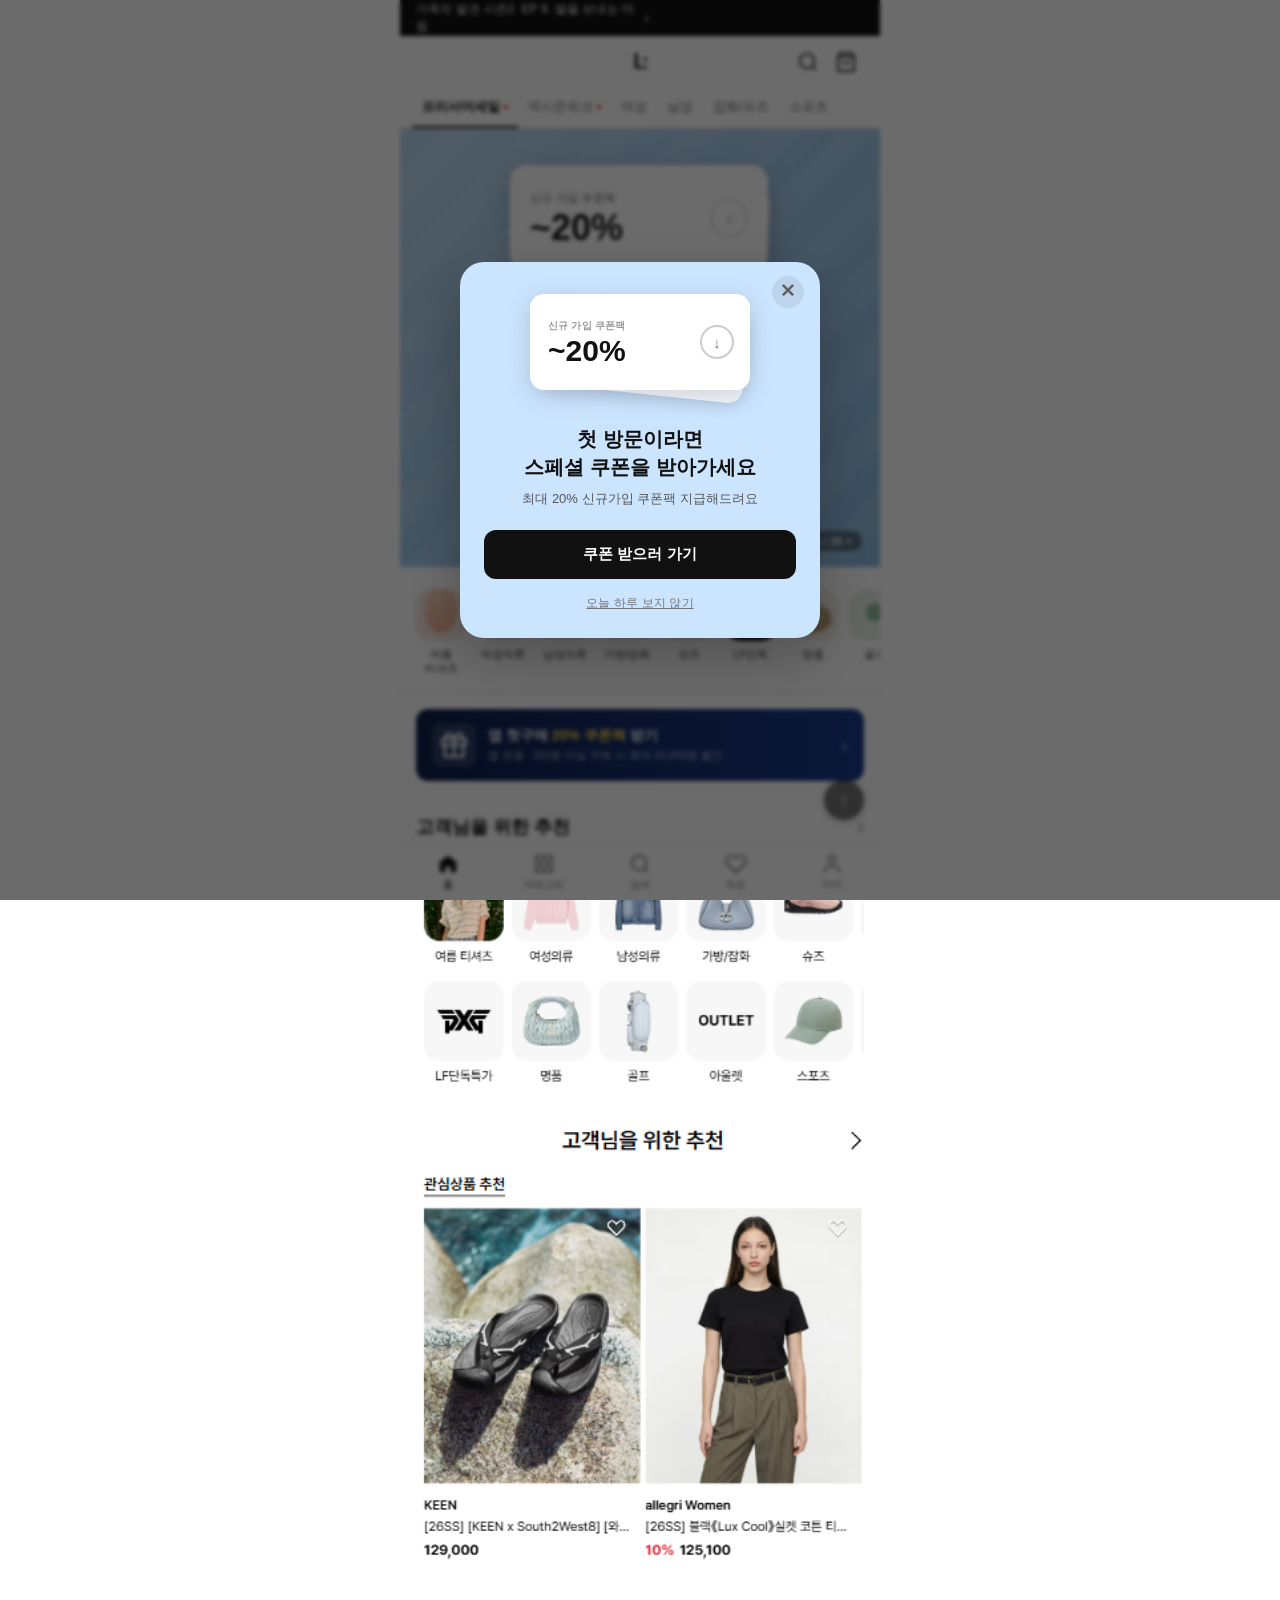
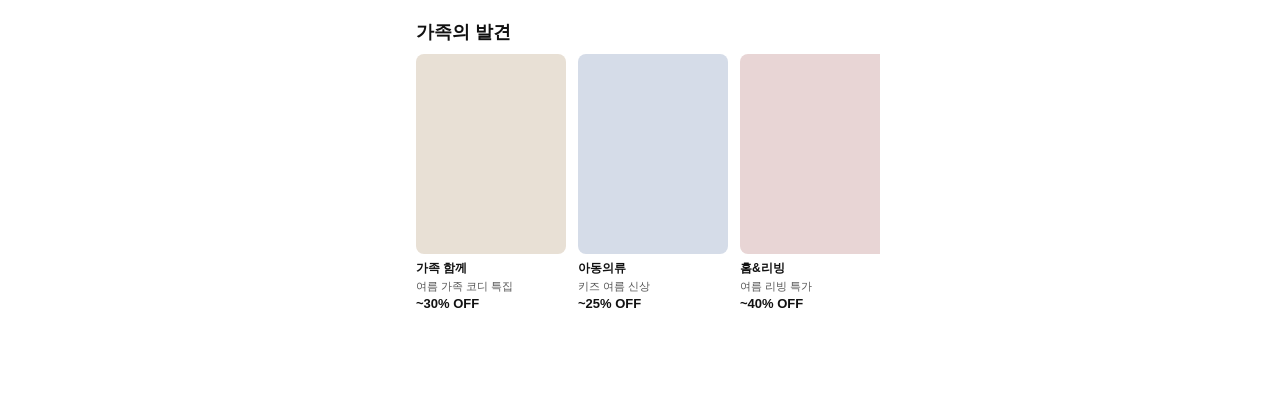
<file: index.html>
<!DOCTYPE html>
<html lang="ko">
<head>
  <meta charset="UTF-8" />
  <meta name="viewport" content="width=device-width, initial-scale=1.0, maximum-scale=1.0" />
  <title>LF몰 - 패션·라이프스타일</title>
  <link rel="stylesheet" href="css/style.css" />
  <link rel="stylesheet" href="css/home.css" />
</head>
<body>

  <!-- ============================================================
       FIRST-VISIT POPUP BANNER (W컨셉 스타일)
  ============================================================ -->
  <div id="first-visit-overlay" class="first-visit-overlay">
    <div class="first-visit-card">
      <button class="fv-close" id="fv-close-btn">✕</button>
      <div class="fv-body">
        <div class="fv-coupon-visual">
          <div class="fv-coupon-stack">
            <div class="fv-coupon-back"></div>
            <div class="fv-coupon-front">
              <span class="fv-coupon-label">신규 가입 쿠폰팩</span>
              <span class="fv-coupon-rate">~20%</span>
              <span class="fv-coupon-download">↓</span>
            </div>
          </div>
        </div>
        <h2 class="fv-title">첫 방문이라면<br>스페셜 쿠폰을 받아가세요</h2>
        <p class="fv-subtitle">최대 20% 신규가입 쿠폰팩 지급해드려요</p>
        <a href="coupon.html" class="fv-cta-btn">쿠폰 받으러 가기</a>
        <button class="fv-skip" id="fv-skip-btn">오늘 하루 보지 않기</button>
      </div>
    </div>
  </div>

  <!-- ============================================================
       ANNOUNCEMENT BAR
  ============================================================ -->
  <div class="announce-bar">
    <span>가족의 발견 시즌2&nbsp;&nbsp;EP 9. 딸을 보내는 마음</span>
    <span class="anno-arrow">›</span>
  </div>

  <!-- ============================================================
       HEADER
  ============================================================ -->
  <header class="header">
    <div class="header-top">
      <div class="header-left"></div>
      <a href="index.html" class="logo">l.:</a>
      <div class="header-icons">
        <button class="icon-btn" aria-label="검색">
          <svg width="22" height="22" fill="none" stroke="#111" stroke-width="1.8" viewBox="0 0 24 24"><circle cx="11" cy="11" r="8"/><line x1="21" y1="21" x2="16.65" y2="16.65"/></svg>
        </button>
        <button class="icon-btn" aria-label="장바구니">
          <svg width="22" height="22" fill="none" stroke="#111" stroke-width="1.8" viewBox="0 0 24 24"><path d="M6 2 3 6v14a2 2 0 002 2h14a2 2 0 002-2V6l-3-4z"/><line x1="3" y1="6" x2="21" y2="6"/><path d="M16 10a4 4 0 01-8 0"/></svg>
        </button>
      </div>
    </div>
    <nav class="gnb">
      <ul>
        <li class="active"><a href="#">프리서머세일<span class="dot-red"></span></a></li>
        <li><a href="#">역시즌위크<span class="dot-red"></span></a></li>
        <li><a href="#">여성</a></li>
        <li><a href="#">남성</a></li>
        <li><a href="#">잡화/슈즈</a></li>
        <li><a href="#">스포츠</a></li>
      </ul>
    </nav>
  </header>

  <!-- ============================================================
       MAIN
  ============================================================ -->
  <main>

    <!-- HERO BANNER -->
    <section class="hero-banner-section">
      <a href="coupon.html" class="hero-banner-link">
        <div class="hero-banner">
          <div class="hero-banner-bg"></div>
          <div class="hero-banner-content">
            <div class="hero-coupon-visual">
              <div class="hero-coupon-stack">
                <div class="hero-coupon-back"></div>
                <div class="hero-coupon-front">
                  <span class="hero-coupon-label">신규 가입 쿠폰팩</span>
                  <span class="hero-coupon-rate">~20%</span>
                  <span class="hero-coupon-dl">↓</span>
                </div>
              </div>
            </div>
            <div class="hero-text-block">
              <p class="hero-eyebrow">앱 첫 구매 혜택</p>
              <h1 class="hero-title">첫 방문이라면<br><em>~20% 신규가입</em><br>쿠폰팩 받아가세요!</h1>
              <p class="hero-desc">앱 전용 · 앱 푸시 동의 시 최대 20% 할인</p>
              <span class="hero-cta">쿠폰 받기 →</span>
            </div>
          </div>
          <div class="hero-banner-pager">1 / 26 +</div>
        </div>
      </a>
    </section>

    <!-- CATEGORY ICONS -->
    <section class="category-section">
      <div class="category-scroll">
        <div class="cat-item">
          <div class="cat-icon cat-tshirt">
            <div class="cat-photo cat-photo--tshirt"></div>
          </div>
          <span>여름<br>티셔츠</span>
        </div>
        <div class="cat-item">
          <div class="cat-icon cat-women">
            <div class="cat-photo cat-photo--women"></div>
          </div>
          <span>여성의류</span>
        </div>
        <div class="cat-item">
          <div class="cat-icon cat-men">
            <div class="cat-photo cat-photo--men"></div>
          </div>
          <span>남성의류</span>
        </div>
        <div class="cat-item">
          <div class="cat-icon cat-bag">
            <div class="cat-photo cat-photo--bag"></div>
          </div>
          <span>가방/잡화</span>
        </div>
        <div class="cat-item">
          <div class="cat-icon cat-shoes">
            <div class="cat-photo cat-photo--shoes"></div>
          </div>
          <span>슈즈</span>
        </div>
        <div class="cat-item">
          <div class="cat-icon cat-lf"></div>
          <span>LF단독</span>
        </div>
        <div class="cat-item">
          <div class="cat-icon cat-luxury">
            <div class="cat-photo cat-photo--luxury"></div>
          </div>
          <span>명품</span>
        </div>
        <div class="cat-item">
          <div class="cat-icon cat-golf">
            <div class="cat-photo cat-photo--golf"></div>
          </div>
          <span>골프</span>
        </div>
        <div class="cat-item">
          <div class="cat-icon cat-outlet"></div>
          <span>아울렛</span>
        </div>
        <div class="cat-item">
          <div class="cat-icon cat-sports">
            <div class="cat-photo cat-photo--sports"></div>
          </div>
          <span>스포츠</span>
        </div>
      </div>
    </section>

    <!-- FIRST PURCHASE PROMO BANNER -->
    <section class="promo-banner">
      <a href="coupon.html" class="promo-banner-inner">
        <div class="promo-icon">
          <svg width="28" height="28" fill="none" stroke="#fff" stroke-width="2" viewBox="0 0 24 24"><path d="M20 12v10H4V12"/><path d="M22 7H2v5h20V7z"/><path d="M12 22V7"/><path d="M12 7H7.5a2.5 2.5 0 010-5C11 2 12 7 12 7z"/><path d="M12 7h4.5a2.5 2.5 0 000-5C13 2 12 7 12 7z"/></svg>
        </div>
        <div class="promo-text">
          <p class="promo-title">앱 첫구매 <strong>20% 쿠폰팩</strong> 받기</p>
          <p class="promo-sub">앱 전용 · 3만원 이상 구매 시 최대 15,000원 할인</p>
        </div>
        <span class="promo-arrow">›</span>
      </a>
    </section>

    <!-- PERSONALIZED RECOMMENDATION -->
    <section class="recommendation-section">
      <div class="section-header">
        <h2 class="section-title">고객님을 위한 추천</h2>
        <a href="#" class="section-more">›</a>
      </div>

      <div class="rec-static-img-wrap">
        <img src="images/rec-products.png" alt="관심상품 및 연관상품 추천" class="rec-static-img" />
      </div>
    </section>

    <!-- 가족의 발견 SECTION -->
    <section class="family-section">
      <div class="section-header">
        <h2 class="section-title">가족의 발견</h2>
      </div>
      <div class="product-scroll">
        <div class="product-card">
          <div class="product-img" style="background:#e8e0d5; height:200px;"></div>
          <p class="product-brand">가족 함께</p>
          <p class="product-name">여름 가족 코디 특집</p>
          <p class="product-price">~30% OFF</p>
        </div>
        <div class="product-card">
          <div class="product-img" style="background:#d5dce8; height:200px;"></div>
          <p class="product-brand">아동의류</p>
          <p class="product-name">키즈 여름 신상</p>
          <p class="product-price">~25% OFF</p>
        </div>
        <div class="product-card">
          <div class="product-img" style="background:#e8d5d5; height:200px;"></div>
          <p class="product-brand">홈&amp;리빙</p>
          <p class="product-name">여름 리빙 특가</p>
          <p class="product-price">~40% OFF</p>
        </div>
      </div>
    </section>

    <button class="scroll-top-btn" id="scrollTopBtn" onclick="window.scrollTo({top:0,behavior:'smooth'})">↑</button>

  </main>

  <!-- BOTTOM NAV -->
  <nav class="bottom-nav">
    <a href="index.html" class="bnav-item active">
      <svg width="22" height="22" fill="#111" viewBox="0 0 24 24"><path d="M3 9.5L12 3l9 6.5V21H15v-6H9v6H3z"/></svg>
      <span>홈</span>
    </a>
    <a href="#" class="bnav-item">
      <svg width="22" height="22" fill="none" stroke="#666" stroke-width="1.6" viewBox="0 0 24 24"><rect x="3" y="3" width="7" height="7"/><rect x="14" y="3" width="7" height="7"/><rect x="3" y="14" width="7" height="7"/><rect x="14" y="14" width="7" height="7"/></svg>
      <span>카테고리</span>
    </a>
    <a href="#" class="bnav-item">
      <svg width="22" height="22" fill="none" stroke="#666" stroke-width="1.8" viewBox="0 0 24 24"><circle cx="11" cy="11" r="8"/><line x1="21" y1="21" x2="16.65" y2="16.65"/></svg>
      <span>검색</span>
    </a>
    <a href="#" class="bnav-item">
      <svg width="22" height="22" fill="none" stroke="#666" stroke-width="1.8" viewBox="0 0 24 24"><path d="M20.84 4.61a5.5 5.5 0 00-7.78 0L12 5.67l-1.06-1.06a5.5 5.5 0 00-7.78 7.78l1.06 1.06L12 21.23l7.78-7.78 1.06-1.06a5.5 5.5 0 000-7.78z"/></svg>
      <span>하트</span>
    </a>
    <a href="#" class="bnav-item">
      <svg width="22" height="22" fill="none" stroke="#666" stroke-width="1.8" viewBox="0 0 24 24"><path d="M20 21v-2a4 4 0 00-4-4H8a4 4 0 00-4 4v2"/><circle cx="12" cy="7" r="4"/></svg>
      <span>마이</span>
    </a>
  </nav>

  <script src="js/main.js"></script>
</body>
</html>
</file>
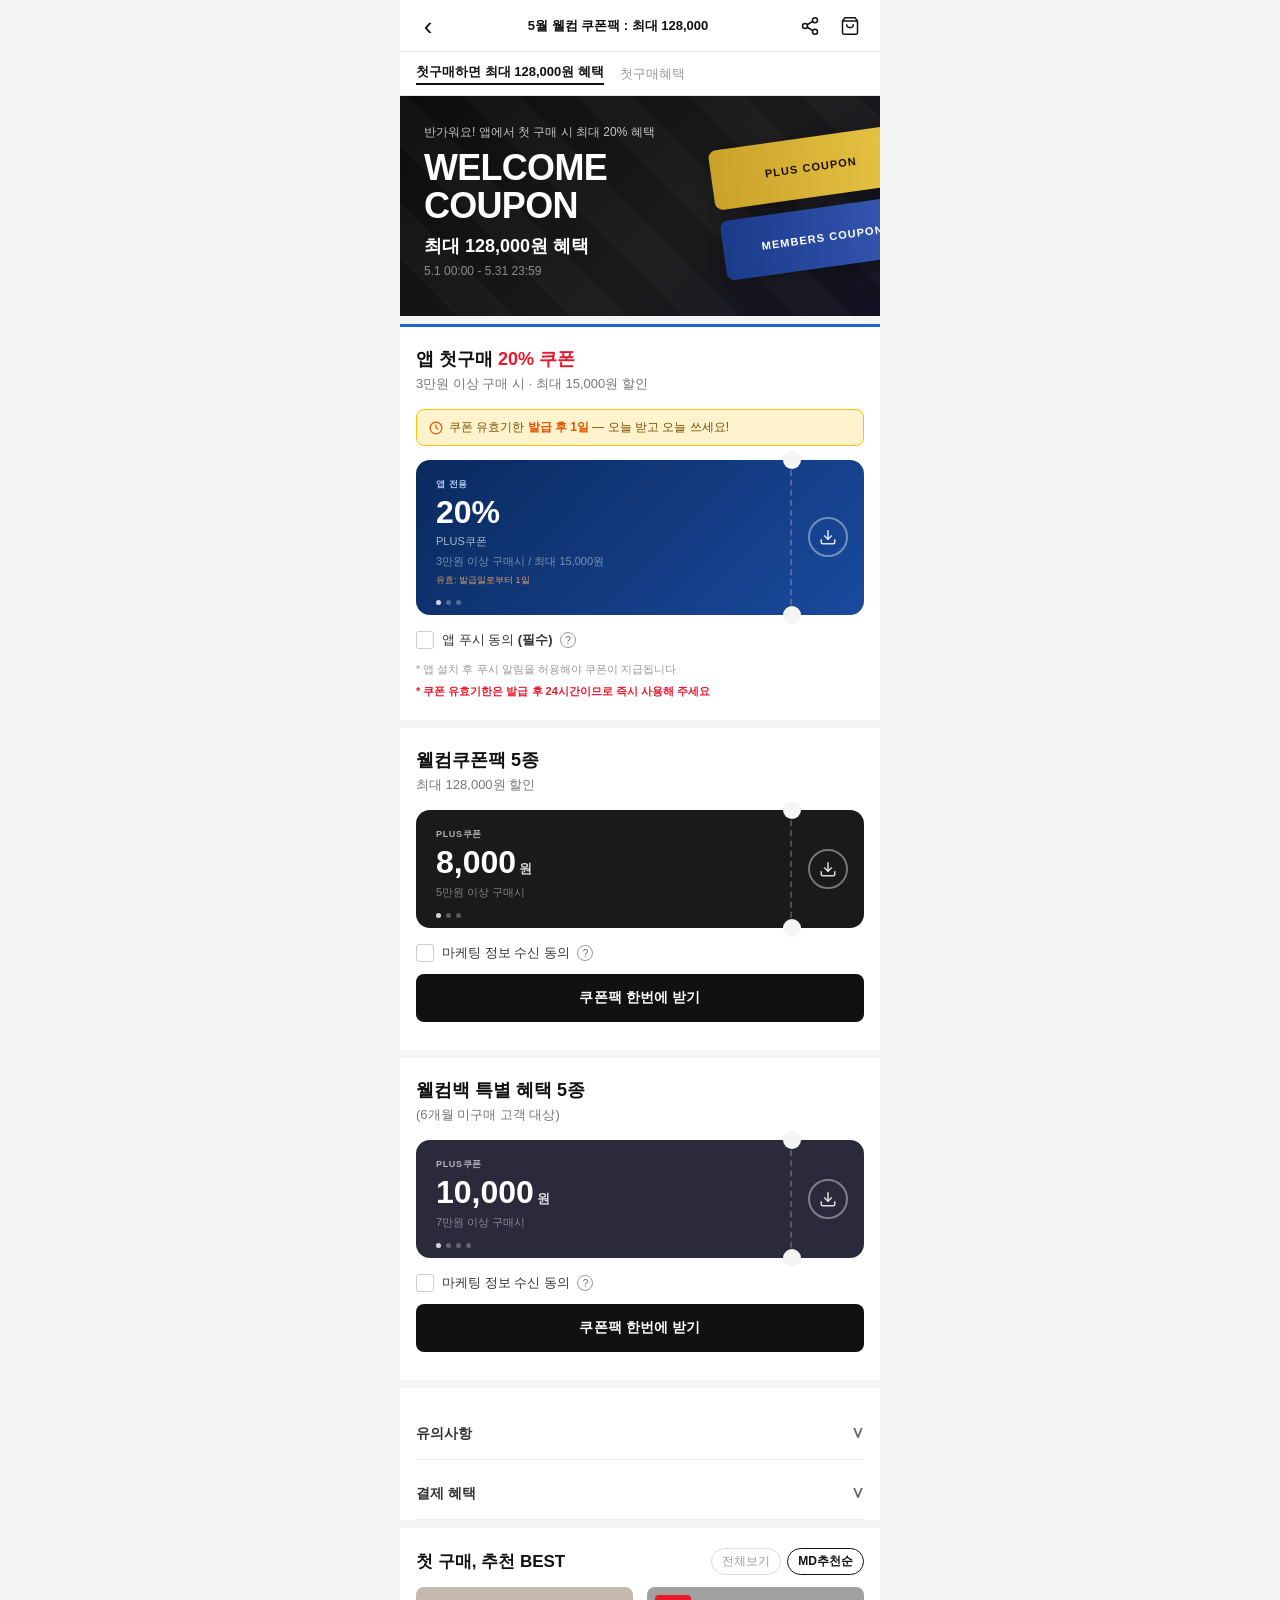
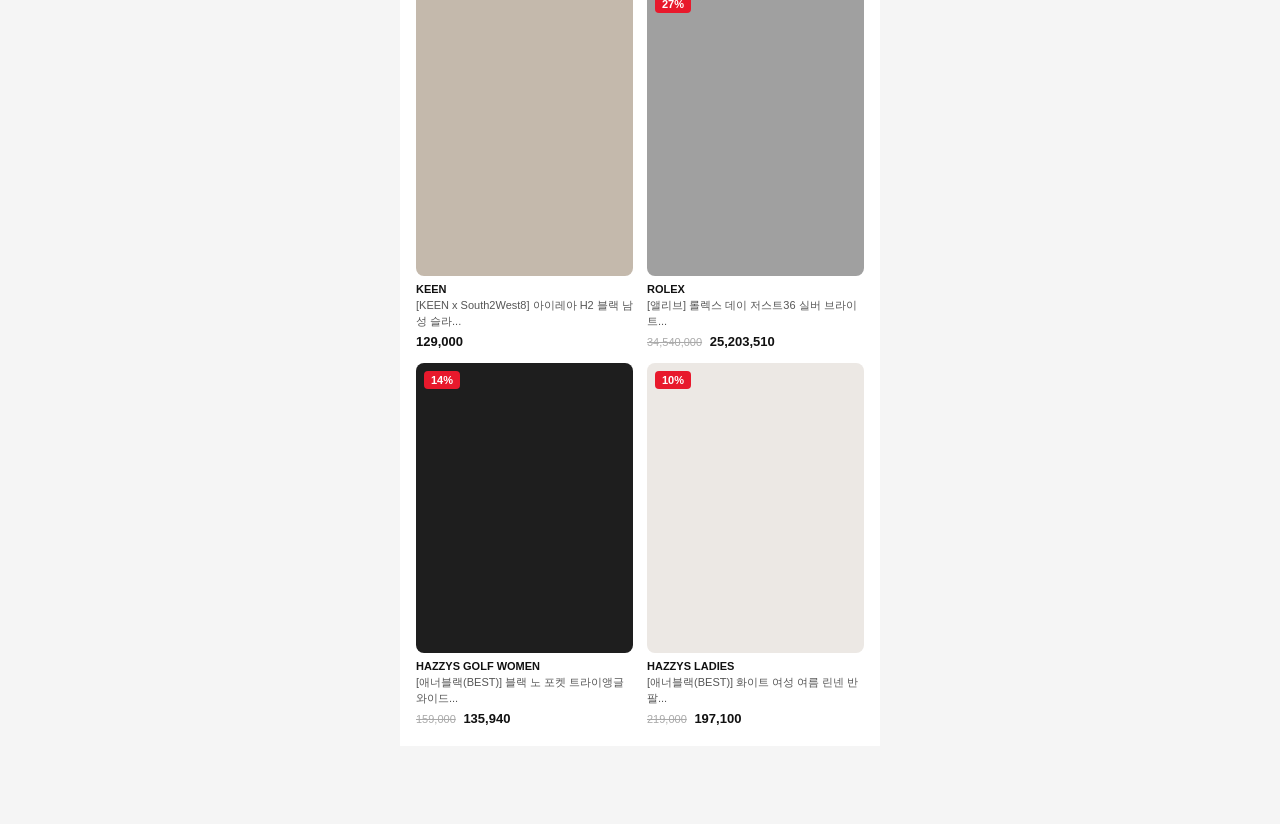
<file: coupon.html>
<!DOCTYPE html>
<html lang="ko">
<head>
  <meta charset="UTF-8" />
  <meta name="viewport" content="width=device-width, initial-scale=1.0, maximum-scale=1.0" />
  <title>LF몰 - 앱 첫구매 20% 쿠폰팩</title>
  <link rel="stylesheet" href="css/style.css" />
  <link rel="stylesheet" href="css/coupon.css" />
</head>
<body class="coupon-page">

  <!-- ============================================================
       HEADER
  ============================================================ -->
  <header class="coupon-header">
    <a href="index.html" class="back-btn">‹</a>
    <h1 class="coupon-header-title">5월 웰컴 쿠폰팩 : 최대 128,000</h1>
    <div class="coupon-header-icons">
      <button class="icon-btn" aria-label="공유">
        <svg width="20" height="20" fill="none" stroke="#111" stroke-width="1.8" viewBox="0 0 24 24"><circle cx="18" cy="5" r="3"/><circle cx="6" cy="12" r="3"/><circle cx="18" cy="19" r="3"/><line x1="8.59" y1="13.51" x2="15.42" y2="17.49"/><line x1="15.41" y1="6.51" x2="8.59" y2="10.49"/></svg>
      </button>
      <button class="icon-btn" aria-label="장바구니">
        <svg width="20" height="20" fill="none" stroke="#111" stroke-width="1.8" viewBox="0 0 24 24"><path d="M6 2 3 6v14a2 2 0 002 2h14a2 2 0 002-2V6l-3-4z"/><line x1="3" y1="6" x2="21" y2="6"/><path d="M16 10a4 4 0 01-8 0"/></svg>
      </button>
    </div>
  </header>

  <!-- TAB BAR -->
  <div class="coupon-tab-bar">
    <span class="ctab active">첫구매하면 최대 128,000원 혜택</span>
    <a href="#" class="ctab-link">첫구매혜택</a>
  </div>

  <main class="coupon-main">

    <!-- ============================================================
         WELCOME COUPON HERO BANNER
    ============================================================ -->
    <section class="coupon-hero">
      <div class="coupon-hero-inner">
        <div class="coupon-hero-bg">
          <div class="coupon-ticket-deco">
            <div class="ticket t1"><span>PLUS COUPON</span></div>
            <div class="ticket t2"><span>MEMBERS COUPON</span></div>
          </div>
        </div>
        <div class="coupon-hero-content">
          <p class="coupon-hero-eyebrow">반가워요! 앱에서 첫 구매 시 최대 20% 혜택</p>
          <h2 class="coupon-hero-title">WELCOME<br>COUPON</h2>
          <p class="coupon-hero-sub">최대 128,000원 혜택</p>
          <p class="coupon-hero-date">5.1 00:00 - 5.31 23:59</p>
        </div>
      </div>
    </section>

    <!-- ============================================================
         앱 전용 20% 쿠폰
    ============================================================ -->
    <section class="coupon-block app-exclusive-block">
<h2 class="coupon-block-title">앱 첫구매 <span class="red">20% 쿠폰</span></h2>
      <p class="coupon-block-subtitle">3만원 이상 구매 시 · 최대 15,000원 할인</p>

      <!-- 유효기한 1일 강조 배지 -->
      <div class="validity-badge">
        <svg width="14" height="14" fill="none" stroke="currentColor" stroke-width="2" viewBox="0 0 24 24"><circle cx="12" cy="12" r="10"/><polyline points="12 6 12 12 16 14"/></svg>
        <span>쿠폰 유효기한 <strong>발급 후 1일</strong> — 오늘 받고 오늘 쓰세요!</span>
      </div>

      <div class="coupon-card-wrap">
        <div class="coupon-card coupon-card--app">
          <div class="coupon-card-left">
            <span class="cc-tag cc-tag--app">앱 전용</span>
            <div class="cc-amount-row">
              <span class="cc-amount">20%</span>
            </div>
            <span class="cc-type">PLUS쿠폰</span>
            <span class="cc-cond">3만원 이상 구매시 / 최대 15,000원</span>
            <span class="cc-expire">유효: 발급일로부터 1일</span>
          </div>
          <div class="coupon-divider">
            <div class="notch notch-top"></div>
            <div class="notch notch-bottom"></div>
          </div>
          <div class="coupon-card-right">
            <button class="cc-dl-btn" onclick="downloadCoupon(this, 'app20')">
              <svg width="18" height="18" fill="none" stroke="currentColor" stroke-width="2" viewBox="0 0 24 24"><path d="M21 15v4a2 2 0 01-2 2H5a2 2 0 01-2-2v-4"/><polyline points="7 10 12 15 17 10"/><line x1="12" y1="15" x2="12" y2="3"/></svg>
            </button>
          </div>
          <div class="coupon-pager-dots">
            <span class="dot active"></span><span class="dot"></span><span class="dot"></span>
          </div>
        </div>
      </div>

      <label class="marketing-agree">
        <input type="checkbox" id="push-agree" onchange="updateCouponState()" />
        <span class="custom-check"></span>
        <span>앱 푸시 동의 <strong>(필수)</strong> <a href="#" class="agree-link">?</a></span>
      </label>

      <p class="coupon-notice">* 앱 설치 후 푸시 알림을 허용해야 쿠폰이 지급됩니다</p>
      <p class="coupon-notice coupon-notice--red">* 쿠폰 유효기한은 발급 후 24시간이므로 즉시 사용해 주세요</p>
    </section>

    <!-- ============================================================
         웰컴쿠폰팩 5종
    ============================================================ -->
    <section class="coupon-block">
      <h2 class="coupon-block-title">웰컴쿠폰팩 5종</h2>
      <p class="coupon-block-subtitle">최대 128,000원 할인</p>

      <div class="coupon-card-wrap">
        <div class="coupon-card">
          <div class="coupon-card-left">
            <span class="cc-tag">PLUS쿠폰</span>
            <div class="cc-amount-row">
              <span class="cc-amount cc-amount--large">8,000</span>
              <span class="cc-unit">원</span>
            </div>
            <span class="cc-cond">5만원 이상 구매시</span>
          </div>
          <div class="coupon-divider">
            <div class="notch notch-top"></div>
            <div class="notch notch-bottom"></div>
          </div>
          <div class="coupon-card-right">
            <button class="cc-dl-btn" onclick="downloadCoupon(this, 'w1')">
              <svg width="18" height="18" fill="none" stroke="currentColor" stroke-width="2" viewBox="0 0 24 24"><path d="M21 15v4a2 2 0 01-2 2H5a2 2 0 01-2-2v-4"/><polyline points="7 10 12 15 17 10"/><line x1="12" y1="15" x2="12" y2="3"/></svg>
            </button>
          </div>
          <div class="coupon-pager-dots">
            <span class="dot active"></span><span class="dot"></span><span class="dot"></span>
          </div>
        </div>
      </div>

      <label class="marketing-agree">
        <input type="checkbox" id="marketing-agree-welcome" />
        <span class="custom-check"></span>
        <span>마케팅 정보 수신 동의 <a href="#" class="agree-link">?</a></span>
      </label>

      <button class="receive-btn" onclick="receiveAllCoupons('welcome')">쿠폰팩 한번에 받기</button>
    </section>

    <!-- ============================================================
         웰컴백 특별 혜택 5종
    ============================================================ -->
    <section class="coupon-block">
      <h2 class="coupon-block-title">웰컴백 특별 혜택 5종</h2>
      <p class="coupon-block-subtitle">(6개월 미구매 고객 대상)</p>

      <div class="coupon-card-wrap">
        <div class="coupon-card coupon-card--back">
          <div class="coupon-card-left">
            <span class="cc-tag">PLUS쿠폰</span>
            <div class="cc-amount-row">
              <span class="cc-amount cc-amount--large">10,000</span>
              <span class="cc-unit">원</span>
            </div>
            <span class="cc-cond">7만원 이상 구매시</span>
          </div>
          <div class="coupon-divider">
            <div class="notch notch-top"></div>
            <div class="notch notch-bottom"></div>
          </div>
          <div class="coupon-card-right">
            <button class="cc-dl-btn" onclick="downloadCoupon(this, 'b1')">
              <svg width="18" height="18" fill="none" stroke="currentColor" stroke-width="2" viewBox="0 0 24 24"><path d="M21 15v4a2 2 0 01-2 2H5a2 2 0 01-2-2v-4"/><polyline points="7 10 12 15 17 10"/><line x1="12" y1="15" x2="12" y2="3"/></svg>
            </button>
          </div>
          <div class="coupon-pager-dots">
            <span class="dot active"></span><span class="dot"></span><span class="dot"></span><span class="dot"></span>
          </div>
        </div>
      </div>

      <label class="marketing-agree">
        <input type="checkbox" id="marketing-agree-back" />
        <span class="custom-check"></span>
        <span>마케팅 정보 수신 동의 <a href="#" class="agree-link">?</a></span>
      </label>

      <button class="receive-btn" onclick="receiveAllCoupons('back')">쿠폰팩 한번에 받기</button>
    </section>

    <!-- ============================================================
         ACCORDION: 유의사항 / 결제혜택
    ============================================================ -->
    <section class="coupon-block accordion-section">
      <button class="accordion-btn" onclick="toggleAccordion('notice')">
        유의사항 <span class="acc-arrow" id="notice-arrow">∨</span>
      </button>
      <div class="accordion-body" id="notice-body" style="display:none;">
        <ul class="notice-list">
          <li>앱 전용 20% 쿠폰은 발급 후 <strong>1일(24시간)</strong> 이내 사용 가능합니다.</li>
          <li>웰컴쿠폰팩 및 웰컴백 쿠폰은 발급 후 30일 이내 사용 가능합니다.</li>
          <li>앱 전용 쿠폰은 LF몰 앱에서만 사용 가능합니다.</li>
          <li>앱 푸시 동의 취소 시 쿠폰이 회수될 수 있습니다.</li>
          <li>쿠폰은 1인 1회 발급이며 중복 적용 불가합니다.</li>
          <li>이벤트 기간: 2025년 5월 1일 ~ 5월 31일 23:59</li>
          <li>쿠폰 관련 문의: LF몰 고객센터 1644-0030</li>
        </ul>
      </div>

      <button class="accordion-btn" onclick="toggleAccordion('payment')" style="margin-top:8px;">
        결제 혜택 <span class="acc-arrow" id="payment-arrow">∨</span>
      </button>
      <div class="accordion-body" id="payment-body" style="display:none;">
        <ul class="notice-list">
          <li>LF Pay 결제 시 추가 3% 적립</li>
          <li>KB국민카드 5만원 이상 결제 시 5,000원 즉시 할인</li>
          <li>무이자 할부 2~6개월 (5만원 이상)</li>
          <li>삼성페이·카카오페이 결제 시 1% 추가 적립</li>
        </ul>
      </div>
    </section>

    <!-- ============================================================
         첫 구매 BEST 상품
    ============================================================ -->
    <section class="coupon-block">
      <div class="section-header" style="padding:0 0 12px;">
        <h2 class="section-title" style="font-size:17px;">첫 구매, 추천 BEST</h2>
        <div class="sort-tabs">
          <button class="sort-tab">전체보기</button>
          <button class="sort-tab active">MD추천순</button>
        </div>
      </div>

      <div class="product-grid">
        <div class="product-card-v">
          <div class="best-img best-img--keen"></div>
          <p class="product-brand">KEEN</p>
          <p class="product-name">[KEEN x South2West8] 아이레아 H2 블랙 남성 슬라...</p>
          <p class="product-price">129,000</p>
        </div>
        <div class="product-card-v">
          <div class="best-img best-img--rolex">
            <div class="product-badge">27%</div>
          </div>
          <p class="product-brand">ROLEX</p>
          <p class="product-name">[앨리브] 롤렉스 데이 저스트36 실버 브라이트...</p>
          <p class="product-price"><span class="orig-price">34,540,000</span> 25,203,510</p>
        </div>
        <div class="product-card-v">
          <div class="best-img best-img--hazzys-golf">
            <div class="product-badge">14%</div>
          </div>
          <p class="product-brand">HAZZYS GOLF WOMEN</p>
          <p class="product-name">[애너블랙(BEST)] 블랙 노 포켓 트라이앵글 와이드...</p>
          <p class="product-price"><span class="orig-price">159,000</span> 135,940</p>
        </div>
        <div class="product-card-v">
          <div class="best-img best-img--hazzys-ladies">
            <div class="product-badge">10%</div>
          </div>
          <p class="product-brand">HAZZYS LADIES</p>
          <p class="product-name">[애너블랙(BEST)] 화이트 여성 여름 린넨 반팔...</p>
          <p class="product-price"><span class="orig-price">219,000</span> 197,100</p>
        </div>
      </div>
    </section>

  </main>

  <!-- 쿠폰 다운로드 토스트 -->
  <div id="toast" class="toast" style="display:none;">쿠폰이 쿠폰함에 담겼어요 🎉</div>

  <!-- FOMO 타이머 (받기 버튼 클릭 시 활성화) -->
  <div id="fomo-timer" class="fomo-timer" style="display:none;">
    <div class="fomo-timer-inner">
      <span class="fomo-flame">🔥</span>
      <div class="fomo-text">
        <p class="fomo-label">쿠폰 만료까지</p>
        <p class="fomo-time" id="fomo-time">23:59:59</p>
      </div>
    </div>
  </div>

  <script src="js/coupon.js"></script>
</body>
</html>
</file>
<file: css/style.css>
*, *::before, *::after { box-sizing: border-box; margin: 0; padding: 0; }
html { font-size: 16px; }
body {
  font-family: -apple-system, BlinkMacSystemFont, 'Noto Sans KR', 'Apple SD Gothic Neo', sans-serif;
  color: #111;
  background: #fff;
  max-width: 480px;
  margin: 0 auto;
  overflow-x: hidden;
  padding-bottom: 70px;
}
a { text-decoration: none; color: inherit; }
button { border: none; background: none; cursor: pointer; font-family: inherit; }
ul { list-style: none; }
img { display: block; max-width: 100%; }
:root {
  --red: #e8192c;
  --lf-black: #111111;
  --gray-light: #f5f5f5;
  --gray-mid: #999;
  --gray-border: #e5e5e5;
  --lf-bg: #f8f8f8;
}
.red { color: var(--red); }
.announce-bar {
  background: #111;
  color: #fff;
  height: 36px;
  display: flex;
  align-items: center;
  justify-content: space-between;
  padding: 0 16px;
  font-size: 12px;
  letter-spacing: 0.01em;
}
.announce-bar span { flex: 1; }
.announce-bar .anno-arrow { font-size: 16px; color: #ccc; flex-shrink: 0; margin-left: 8px; line-height: 1; }
.header { position: sticky; top: 0; z-index: 100; background: #fff; border-bottom: 1px solid var(--gray-border); }
.header-top { display: flex; align-items: center; justify-content: space-between; padding: 10px 16px; height: 52px; position: relative; }
.logo { position: absolute; left: 50%; transform: translateX(-50%); font-size: 22px; font-weight: 900; letter-spacing: -2px; color: #111; line-height: 1; user-select: none; }
.header-left { display: flex; align-items: center; gap: 6px; }
.badge-member { background: #111; color: #fff; font-size: 11px; font-weight: 700; padding: 4px 10px; border-radius: 14px; white-space: nowrap; letter-spacing: -0.02em; }
.header-icons { display: flex; gap: 2px; }
.icon-btn { width: 36px; height: 36px; display: flex; align-items: center; justify-content: center; background: none; flex-shrink: 0; }
.gnb { overflow-x: auto; scrollbar-width: none; -webkit-overflow-scrolling: touch; }
.gnb::-webkit-scrollbar { display: none; }
.gnb ul { display: flex; gap: 0; padding: 0 12px; border-bottom: 1px solid var(--gray-border); }
.gnb li a { display: flex; align-items: center; gap: 3px; padding: 10px 10px; font-size: 13px; color: #666; white-space: nowrap; font-weight: 500; border-bottom: 2px solid transparent; margin-bottom: -1px; }
.gnb li.active a { color: #111; font-weight: 700; border-bottom-color: #111; }
.dot-red { display: inline-block; width: 4px; height: 4px; background: var(--red); border-radius: 50%; margin-left: 1px; vertical-align: middle; flex-shrink: 0; }
.product-scroll { display: flex; gap: 12px; overflow-x: auto; padding: 0 16px 8px; scrollbar-width: none; }
.product-scroll::-webkit-scrollbar { display: none; }
.product-card { flex: 0 0 150px; position: relative; }
.product-img { width: 100%; height: 150px; border-radius: 8px; background: #eee; margin-bottom: 6px; }
.product-like { position: absolute; top: 8px; right: 8px; font-size: 18px; color: #fff; text-shadow: 0 1px 3px rgba(0,0,0,.3); }
.product-brand { font-size: 12px; font-weight: 700; color: #111; white-space: nowrap; overflow: hidden; text-overflow: ellipsis; }
.product-name { font-size: 11px; color: #555; overflow: hidden; text-overflow: ellipsis; white-space: nowrap; margin: 2px 0; }
.product-price { font-size: 13px; font-weight: 700; }
.discount-rate { color: var(--red); margin-right: 3px; }
.section-header { display: flex; align-items: center; justify-content: space-between; padding: 20px 16px 10px; }
.section-title { font-size: 18px; font-weight: 700; }
.section-more { font-size: 22px; color: #999; line-height: 1; }
.sub-section-title { font-size: 14px; font-weight: 600; padding: 0 16px 10px; color: #333; }
.bottom-nav { position: fixed; bottom: 0; left: 50%; transform: translateX(-50%); width: 100%; max-width: 480px; background: #fff; border-top: 1px solid var(--gray-border); display: flex; justify-content: space-around; padding: 8px 0 max(8px, env(safe-area-inset-bottom)); z-index: 100; }
.bnav-item { display: flex; flex-direction: column; align-items: center; gap: 3px; flex: 1; color: #666; font-size: 10px; }
.bnav-item.active { color: #111; }
.bnav-item svg { display: block; }
.scroll-top-btn { position: fixed; bottom: 80px; right: calc(50% - 240px + 16px); width: 40px; height: 40px; background: rgba(0,0,0,.55); color: #fff; border-radius: 50%; font-size: 18px; display: flex; align-items: center; justify-content: center; box-shadow: 0 2px 8px rgba(0,0,0,.2); z-index: 90; }
</file>
<file: css/home.css>
/* ============================================================
   HOME PAGE STYLES
============================================================ */

/* ============================================================
   FIRST-VISIT POPUP (W컨셉 스타일)
============================================================ */
.first-visit-overlay {
  position: fixed;
  inset: 0;
  z-index: 999;
  background: rgba(0,0,0,.58);
  display: flex;
  align-items: center;
  justify-content: center;
  padding: 24px 20px;
  backdrop-filter: blur(2px);
}
.first-visit-overlay.hidden { display: none; }

.first-visit-card {
  background: #cce5ff;
  border-radius: 24px;
  width: 100%;
  max-width: 360px;
  padding: 32px 24px 26px;
  position: relative;
  box-shadow: 0 20px 56px rgba(0,0,0,.25);
}

.fv-close {
  position: absolute;
  top: 14px; right: 16px;
  font-size: 17px;
  color: #555;
  width: 32px; height: 32px;
  display: flex; align-items: center; justify-content: center;
  background: rgba(0,0,0,.07);
  border-radius: 50%;
}

.fv-body { text-align: center; }

/* 쿠폰 스택 비주얼 */
.fv-coupon-stack {
  position: relative;
  width: 220px;
  height: 110px;
  margin: 0 auto 22px;
}
.fv-coupon-back {
  position: absolute;
  width: 200px; height: 88px;
  background: rgba(255,255,255,.78);
  border-radius: 14px;
  box-shadow: 0 4px 16px rgba(0,0,0,.1);
  top: 12px; left: 16px;
  transform: rotate(6deg);
}
.fv-coupon-front {
  position: absolute;
  width: 220px; height: 96px;
  background: #fff;
  border-radius: 14px;
  box-shadow: 0 6px 24px rgba(0,0,0,.16);
  top: 0; left: 0;
  display: flex;
  flex-direction: column;
  align-items: flex-start;
  justify-content: center;
  padding: 14px 18px;
  gap: 3px;
}
.fv-coupon-label {
  font-size: 10px;
  color: #999;
  font-weight: 600;
  letter-spacing: .02em;
}
.fv-coupon-rate {
  font-size: 30px;
  font-weight: 900;
  color: #111;
  line-height: 1;
}
.fv-coupon-download {
  position: absolute;
  right: 16px; top: 50%;
  transform: translateY(-50%);
  width: 34px; height: 34px;
  border: 2px solid #ccc;
  border-radius: 50%;
  display: flex; align-items: center; justify-content: center;
  font-size: 15px;
  color: #777;
}

.fv-title {
  font-size: 20px;
  font-weight: 800;
  color: #111;
  line-height: 1.38;
  margin-bottom: 8px;
}
.fv-subtitle {
  font-size: 13px;
  color: #555;
  margin-bottom: 22px;
  line-height: 1.4;
}

.fv-cta-btn {
  display: block;
  background: #111;
  color: #fff;
  font-size: 15px;
  font-weight: 700;
  padding: 15px 0;
  border-radius: 12px;
  text-align: center;
  margin-bottom: 14px;
  transition: opacity .15s;
}
.fv-cta-btn:hover { opacity: .88; }

.fv-skip {
  font-size: 12px;
  color: #777;
  text-decoration: underline;
  background: none;
  border: none;
  cursor: pointer;
  letter-spacing: .01em;
}

/* ============================================================
   HERO BANNER (메인 배너 - W컨셉 스타일 첫구매 쿠폰)
============================================================ */
.hero-banner-section { position: relative; }
.hero-banner-link { display: block; }

.hero-banner {
  position: relative;
  width: 100%;
  min-height: 340px;
  overflow: hidden;
}

/* 배경 그라데이션 */
.hero-banner-bg {
  position: absolute;
  inset: 0;
  background: linear-gradient(135deg, #b8d8f0 0%, #a0c8e8 50%, #8ab8de 100%);
}

/* 대각선 줄무늬 오버레이 */
.hero-banner-bg::before {
  content: '';
  position: absolute;
  inset: 0;
  background: repeating-linear-gradient(
    -45deg,
    transparent,
    transparent 28px,
    rgba(255,255,255,.07) 28px,
    rgba(255,255,255,.07) 56px
  );
}

.hero-banner-content {
  position: relative;
  z-index: 2;
  display: flex;
  flex-direction: column;
  align-items: center;
  padding: 36px 24px 52px;
  gap: 22px;
}

/* 쿠폰 스택 비주얼 */
.hero-coupon-stack {
  position: relative;
  width: 260px;
  height: 118px;
  margin-bottom: 2px;
}
.hero-coupon-back {
  position: absolute;
  width: 238px; height: 96px;
  background: rgba(255,255,255,.8);
  border-radius: 16px;
  box-shadow: 0 6px 20px rgba(0,0,0,.12);
  top: 14px; left: 20px;
  transform: rotate(5deg);
}
.hero-coupon-front {
  position: absolute;
  width: 258px; height: 106px;
  background: #fff;
  border-radius: 16px;
  box-shadow: 0 10px 32px rgba(0,0,0,.18);
  top: 0; left: 0;
  display: flex;
  flex-direction: column;
  align-items: flex-start;
  justify-content: center;
  padding: 16px 20px;
  gap: 3px;
}
.hero-coupon-label {
  font-size: 11px;
  color: #999;
  font-weight: 600;
  letter-spacing: .02em;
  margin-bottom: 1px;
}
.hero-coupon-rate {
  font-size: 36px;
  font-weight: 900;
  color: #111;
  line-height: 1;
}
.hero-coupon-dl {
  position: absolute;
  right: 20px; top: 50%;
  transform: translateY(-50%);
  width: 38px; height: 38px;
  border: 2px solid #ddd;
  border-radius: 50%;
  display: flex; align-items: center; justify-content: center;
  font-size: 16px;
  color: #777;
}

.hero-text-block { text-align: center; }

.hero-eyebrow {
  font-size: 12px;
  font-weight: 700;
  color: #1a55bb;
  letter-spacing: .08em;
  margin-bottom: 8px;
  text-transform: uppercase;
}

.hero-title {
  font-size: 26px;
  font-weight: 900;
  color: #111;
  line-height: 1.32;
  margin-bottom: 10px;
}
.hero-title em {
  font-style: normal;
  color: #1a66cc;
}

.hero-desc {
  font-size: 13px;
  color: #445;
  margin-bottom: 16px;
}

.hero-cta {
  display: inline-block;
  background: #111;
  color: #fff;
  font-size: 13px;
  font-weight: 700;
  padding: 9px 22px;
  border-radius: 22px;
  letter-spacing: .01em;
}

.hero-banner-pager {
  position: absolute;
  bottom: 16px; right: 18px;
  background: rgba(0,0,0,.42);
  color: #fff;
  font-size: 11px;
  padding: 4px 10px;
  border-radius: 12px;
  z-index: 2;
  font-weight: 600;
}

/* ============================================================
   CATEGORY SECTION
============================================================ */
.category-section {
  padding: 18px 0 10px;
  border-bottom: 6px solid #f5f5f5;
}

.category-scroll {
  display: flex;
  gap: 0;
  overflow-x: auto;
  padding: 0 10px;
  scrollbar-width: none;
}
.category-scroll::-webkit-scrollbar { display: none; }

.cat-item {
  flex: 0 0 62px;
  display: flex;
  flex-direction: column;
  align-items: center;
  gap: 7px;
  padding: 4px 0;
}

.cat-item span {
  font-size: 10.5px;
  color: #333;
  text-align: center;
  line-height: 1.3;
  word-break: keep-all;
}

.cat-icon {
  width: 52px; height: 52px;
  border-radius: 16px;
  background: #f0f0f0;
  overflow: hidden;
  position: relative;
  flex-shrink: 0;
}

/* 카테고리 배경 + 사진 스타일 */
.cat-tshirt  { background: #f5e8e0; }
.cat-women   { background: #f2e8ec; }
.cat-men     { background: #e8eff7; }
.cat-bag     { background: #ede8f0; }
.cat-shoes   { background: #eaf0ec; }
.cat-luxury  { background: #f5f0e8; }
.cat-golf    { background: #e8f0ea; }
.cat-outlet  { background: #eaebf5; }
.cat-sports  { background: #e6f2f8; }

/* 카테고리 사진 placeholder */
.cat-photo {
  position: absolute;
  inset: 0;
  background-size: cover;
  background-position: center;
}
.cat-photo--tshirt {
  background: linear-gradient(160deg, #f9d5c0 0%, #f0b8a0 60%, #e89880 100%);
  clip-path: ellipse(32% 45% at 50% 40%);
}
.cat-photo--women {
  background: linear-gradient(160deg, #e8c0cc 0%, #d4a0b4 60%, #c08898 100%);
  clip-path: ellipse(28% 46% at 50% 38%);
}
.cat-photo--men {
  background: linear-gradient(160deg, #b8cce0 0%, #8aaece 60%, #6090bc 100%);
  clip-path: ellipse(30% 46% at 50% 38%);
}
.cat-photo--bag {
  background: linear-gradient(145deg, #c8b8d0 0%, #b0a0bc 50%, #9888a8 100%);
  clip-path: ellipse(38% 30% at 50% 55%);
}
.cat-photo--shoes {
  background: linear-gradient(150deg, #c0d0c4 0%, #a0b8a4 50%, #809888 100%);
  clip-path: ellipse(40% 22% at 50% 60%);
}
.cat-photo--luxury {
  background: linear-gradient(145deg, #d8c8a8 0%, #c0a880 50%, #a89060 100%);
  clip-path: ellipse(36% 28% at 50% 56%);
}
.cat-photo--golf {
  background: linear-gradient(150deg, #b8d0c0 0%, #90b898 50%, #68a070 100%);
  clip-path: circle(18% at 50% 44%);
}
.cat-photo--sports {
  background: linear-gradient(150deg, #c0d8e8 0%, #90b8d0 50%, #6898b8 100%);
  clip-path: ellipse(28% 44% at 50% 38%);
}

/* LF단독 - PXG 스타일 검정 */
.cat-lf {
  background: #111;
  display: flex;
  align-items: center;
  justify-content: center;
}
.cat-lf::after {
  content: 'PXG';
  font-size: 11px;
  font-weight: 900;
  color: #d4af37;
  letter-spacing: .05em;
}

/* OUTLET 텍스트 오버레이 */
.cat-outlet {
  display: flex;
  align-items: center;
  justify-content: center;
}
.cat-outlet::after {
  content: 'OUTLET';
  font-size: 7px;
  font-weight: 800;
  color: #444;
  letter-spacing: .05em;
  text-align: center;
}

/* ============================================================
   FIRST PURCHASE PROMO BANNER
============================================================ */
.promo-banner {
  margin: 14px 16px;
  border-radius: 12px;
  overflow: hidden;
  background: linear-gradient(90deg, #0d1f4a 0%, #1a3a8a 100%);
}

.promo-banner-inner {
  display: flex;
  align-items: center;
  gap: 12px;
  padding: 14px 16px;
  text-decoration: none;
}

.promo-icon {
  width: 44px; height: 44px;
  background: rgba(255,255,255,.12);
  border-radius: 10px;
  display: flex; align-items: center; justify-content: center;
  flex-shrink: 0;
}

.promo-text { flex: 1; }

.promo-title {
  font-size: 14px;
  font-weight: 600;
  color: #fff;
  margin-bottom: 3px;
}
.promo-title strong {
  color: #ffd44a;
}

.promo-sub {
  font-size: 11px;
  color: rgba(255,255,255,.7);
}

.promo-arrow {
  font-size: 20px;
  color: rgba(255,255,255,.6);
  flex-shrink: 0;
}

/* ============================================================
   RECOMMENDATION (2-column grid)
============================================================ */
.recommendation-section { padding-bottom: 24px; }

.rec-grid {
  display: grid;
  grid-template-columns: 1fr 1fr;
  gap: 12px;
  padding: 0 16px 4px;
}

.rec-card {
  position: relative;
}

.rec-img {
  width: 100%;
  aspect-ratio: 3/4;
  border-radius: 8px;
  position: relative;
  overflow: hidden;
  margin-bottom: 8px;
}

/* 상품 이미지 플레이스홀더 - 실제 사진 느낌 */
.rec-img--keen  { background: #c4b9ac; }
.rec-img--allegri { background: #1e1e1e; }
.rec-img--jill  { background: #282420; }
.rec-img--athe  { background: #8a8290; }

.rec-like {
  position: absolute;
  top: 8px; right: 8px;
  font-size: 18px;
  color: #fff;
  text-shadow: 0 1px 4px rgba(0,0,0,.4);
  background: none;
  border: none;
  cursor: pointer;
  z-index: 2;
  line-height: 1;
  padding: 2px;
}

.rec-card .product-brand {
  font-size: 11px;
  font-weight: 700;
  color: #111;
  white-space: nowrap;
  overflow: hidden;
  text-overflow: ellipsis;
  margin-bottom: 2px;
}

.rec-card .product-name {
  font-size: 11px;
  color: #555;
  line-height: 1.4;
  display: -webkit-box;
  -webkit-line-clamp: 2;
  -webkit-box-orient: vertical;
  overflow: hidden;
  margin-bottom: 4px;
}

.rec-card .product-price {
  font-size: 13px;
  font-weight: 700;
  color: #111;
}

/* 정적 이미지 추천 영역 */
.rec-static-img-wrap { padding: 0 16px; }
.rec-static-img { width: 100%; display: block; border-radius: 0; }

/* ============================================================
   FAMILY SECTION
============================================================ */
.family-section { padding-bottom: 24px; }
</file>
<file: css/coupon.css>
/* ============================================================
   COUPON PAGE STYLES
============================================================ */

body.coupon-page { background: #f5f5f5; }

.coupon-header {
  position: sticky; top: 0; z-index: 100; background: #fff;
  border-bottom: 1px solid #e5e5e5; display: flex; align-items: center;
  padding: 10px 12px; gap: 4px; height: 52px;
}
.back-btn { font-size: 26px; color: #111; width: 32px; height: 32px; display: flex; align-items: center; justify-content: center; flex-shrink: 0; line-height: 1; }
.coupon-header-title { flex: 1; font-size: 13px; font-weight: 600; color: #111; overflow: hidden; text-overflow: ellipsis; white-space: nowrap; text-align: center; }
.coupon-header-icons { display: flex; gap: 4px; flex-shrink: 0; }

.coupon-tab-bar { background: #fff; border-bottom: 1px solid #e5e5e5; display: flex; align-items: center; padding: 0 16px; gap: 16px; font-size: 13px; height: 44px; }
.ctab { font-weight: 700; color: #111; border-bottom: 2px solid #111; padding-bottom: 2px; white-space: nowrap; }
.ctab-link { color: #999; font-weight: 500; white-space: nowrap; }

.coupon-main { padding: 0; }

.coupon-hero { position: relative; background: #0d0d0d; color: #fff; overflow: hidden; min-height: 220px; }
.coupon-hero-inner { position: relative; min-height: 220px; }
.coupon-hero-bg {
  position: absolute; inset: 0;
  background: linear-gradient(135deg, #0d0d0d 0%, #1a1a1a 60%, #111122 100%); overflow: hidden;
}
.coupon-hero-bg::before {
  content: ''; position: absolute; inset: 0;
  background: repeating-linear-gradient(45deg, transparent, transparent 40px, rgba(255,255,255,.025) 40px, rgba(255,255,255,.025) 80px);
}

.coupon-ticket-deco { position: absolute; right: -10px; top: 30px; display: flex; flex-direction: column; gap: 12px; z-index: 1; }
.ticket { width: 200px; height: 60px; border-radius: 8px; display: flex; align-items: center; justify-content: center; font-size: 11px; font-weight: 800; letter-spacing: .1em; box-shadow: 0 4px 16px rgba(0,0,0,.3); }
.ticket.t1 { background: linear-gradient(90deg, #c9a227, #e8c547); color: #1a1200; transform: rotate(-8deg) translateX(20px); transform-origin: right center; }
.ticket.t2 { background: linear-gradient(90deg, #1a3a8a, #3a5ab8); color: #fff; transform: rotate(-8deg) translateX(32px); transform-origin: right center; }

.coupon-hero-content { position: relative; z-index: 2; padding: 28px 24px 24px; max-width: 60%; }
.coupon-hero-eyebrow { font-size: 12px; font-weight: 500; color: rgba(255,255,255,.75); margin-bottom: 8px; line-height: 1.4; }
.coupon-hero-title { font-size: 36px; font-weight: 900; color: #fff; line-height: 1.05; margin-bottom: 10px; letter-spacing: -.02em; }
.coupon-hero-sub { font-size: 18px; font-weight: 700; color: #fff; margin-bottom: 6px; }
.coupon-hero-date { font-size: 12px; color: rgba(255,255,255,.5); font-weight: 400; }

.coupon-block { background: #fff; margin: 8px 0; padding: 20px 16px 20px; }
.coupon-block-title { font-size: 18px; font-weight: 800; color: #111; margin-bottom: 4px; }
.coupon-block-subtitle { font-size: 13px; color: #777; margin-bottom: 16px; }

.app-exclusive-block { border-top: 3px solid #1a66cc; }
.app-exclusive-badge { display: flex; align-items: center; gap: 12px; background: #f0f6ff; border-radius: 10px; padding: 12px 14px; margin-bottom: 16px; border: 1px solid #c8deff; }
.ae-icon { font-size: 22px; flex-shrink: 0; }
.app-exclusive-badge strong { font-size: 13px; color: #1a66cc; display: block; margin-bottom: 2px; font-weight: 700; }
.app-exclusive-badge p { font-size: 11px; color: #555; }

.coupon-card-wrap { display: flex; flex-direction: column; gap: 12px; margin-bottom: 16px; }

.coupon-card {
  position: relative; display: flex; align-items: stretch;
  background: #1a1a1a; border-radius: 14px; overflow: visible; min-height: 100px;
}
.coupon-card--app { background: linear-gradient(135deg, #0a2a5e 0%, #1a4a9e 100%); }
.coupon-card--back { background: #2a2a3a; }

.coupon-card-left { flex: 1; padding: 18px 20px 28px 20px; display: flex; flex-direction: column; gap: 3px; position: relative; }

.coupon-divider { position: relative; width: 1px; flex-shrink: 0; background: none; border-left: 2px dashed rgba(255,255,255,.22); align-self: stretch; margin: 0; }

.notch { position: absolute; left: 50%; transform: translateX(-50%); width: 18px; height: 18px; background: #f5f5f5; border-radius: 50%; z-index: 5; pointer-events: none; }
.notch-top { top: -9px; }
.notch-bottom { bottom: -9px; }

.coupon-card-right { width: 72px; display: flex; align-items: center; justify-content: center; padding: 16px 14px; flex-shrink: 0; }

.cc-dl-btn {
  width: 40px; height: 40px; border: 2px solid rgba(255,255,255,.4);
  border-radius: 50%; display: flex; align-items: center; justify-content: center;
  color: rgba(255,255,255,.85); transition: all .2s; flex-shrink: 0; background: transparent;
}
.cc-dl-btn:hover, .cc-dl-btn:active { background: rgba(255,255,255,.15); border-color: rgba(255,255,255,.7); color: #fff; }
.cc-dl-btn.downloaded { background: rgba(255,255,255,.18); border-color: rgba(255,255,255,.55); }
.cc-dl-btn.downloaded svg { stroke: #7eff7e; }

.cc-tag { display: inline-block; font-size: 9px; font-weight: 700; color: rgba(255,255,255,.65); letter-spacing: .07em; text-transform: uppercase; margin-bottom: 2px; }
.cc-tag--app { color: #aac4f0; }
.cc-tag--members { color: #f0c8aa; }

.cc-amount-row { display: flex; align-items: baseline; gap: 2px; }
.cc-amount { font-size: 32px; font-weight: 900; color: #fff; line-height: 1.05; }
.cc-amount--large { font-size: 32px; }
.cc-unit { font-size: 13px; font-weight: 600; color: rgba(255,255,255,.85); line-height: 1; margin-left: 1px; }
.cc-type { font-size: 11px; color: rgba(255,255,255,.65); font-weight: 500; margin-top: 1px; }
.cc-cond { font-size: 11px; color: rgba(255,255,255,.45); margin-top: 2px; line-height: 1.4; }

.coupon-pager-dots { position: absolute; bottom: 10px; left: 20px; display: flex; gap: 5px; }
.dot { width: 5px; height: 5px; border-radius: 50%; background: rgba(255,255,255,.28); flex-shrink: 0; }
.dot.active { background: rgba(255,255,255,.82); }

.marketing-agree { display: flex; align-items: center; gap: 8px; margin-bottom: 12px; cursor: pointer; user-select: none; }
.marketing-agree input[type="checkbox"] { display: none; }
.custom-check { width: 18px; height: 18px; border: 1.5px solid #ccc; border-radius: 3px; display: flex; align-items: center; justify-content: center; flex-shrink: 0; transition: all .15s; background: #fff; }
.marketing-agree input:checked + .custom-check { background: #111; border-color: #111; }
.marketing-agree input:checked + .custom-check::after { content: '\2713'; color: #fff; font-size: 11px; font-weight: 700; line-height: 1; }
.marketing-agree span:last-child { font-size: 13px; color: #333; line-height: 1.3; }
.agree-link { display: inline-flex; align-items: center; justify-content: center; width: 16px; height: 16px; border: 1.5px solid #999; border-radius: 50%; font-size: 10px; color: #666; margin-left: 4px; vertical-align: middle; }

.receive-btn { display: block; width: 100%; padding: 15px 14px; background: #111; color: #fff; font-size: 14px; font-weight: 700; border-radius: 8px; text-align: center; transition: opacity .15s; margin-bottom: 8px; letter-spacing: .01em; }
.receive-btn:disabled { background: #ccc; cursor: not-allowed; opacity: 1; }
.receive-btn:not(:disabled):hover { opacity: .88; }

.coupon-notice { font-size: 11px; color: #999; line-height: 1.6; margin-top: 4px; }

.accordion-section { padding-bottom: 0; }
.accordion-btn { width: 100%; display: flex; align-items: center; justify-content: space-between; padding: 15px 0; font-size: 14px; font-weight: 600; color: #333; border-bottom: 1px solid #eee; background: transparent; }
.acc-arrow { font-size: 16px; color: #666; transition: transform .22s ease; display: inline-block; }
.acc-arrow.open { transform: rotate(180deg); }
.accordion-body { padding: 12px 0 8px; }
.notice-list li { font-size: 12px; color: #666; padding-left: 12px; position: relative; margin-bottom: 6px; line-height: 1.55; }
.notice-list li::before { content: '\00b7'; position: absolute; left: 0; color: #999; }

/* ============================================================
   VALIDITY BADGE
============================================================ */
.validity-badge {
  display: flex; align-items: center; gap: 6px;
  background: #fff3cd; border: 1px solid #ffc107;
  border-radius: 8px; padding: 9px 12px; margin-bottom: 14px;
  font-size: 12px; color: #7a4f00;
}
.validity-badge svg { flex-shrink: 0; color: #e65100; }
.validity-badge strong { color: #e65100; font-weight: 700; }

.cc-expire { font-size: 9px; color: rgba(255,180,100,.85); margin-top: 2px; display: block; }

.coupon-notice--red { color: #e8192c !important; font-weight: 600; }

/* ============================================================
   FOMO TIMER
============================================================ */
.fomo-timer {
  position: fixed; bottom: 86px; right: 16px; z-index: 200;
  animation: fomoIn .35s cubic-bezier(.34,1.56,.64,1);
}
@keyframes fomoIn {
  from { transform: scale(.6) translateY(20px); opacity: 0; }
  to   { transform: scale(1) translateY(0);     opacity: 1; }
}
.fomo-timer-inner {
  background: #e8192c; border-radius: 16px; padding: 10px 14px;
  display: flex; align-items: center; gap: 8px;
  box-shadow: 0 4px 20px rgba(232,25,44,.45); min-width: 130px;
}
.fomo-flame { font-size: 20px; line-height: 1; flex-shrink: 0; }
.fomo-text { line-height: 1.2; }
.fomo-label { font-size: 9px; color: rgba(255,255,255,.82); font-weight: 600; letter-spacing: .04em; text-transform: uppercase; }
.fomo-time { font-size: 20px; font-weight: 900; color: #fff; letter-spacing: .04em; font-variant-numeric: tabular-nums; }

/* ============================================================
   PRODUCT GRID
============================================================ */
.product-grid { display: grid; grid-template-columns: 1fr 1fr; gap: 14px; }
.product-card-v { position: relative; }

.best-img { width: 100%; aspect-ratio: 3/4; border-radius: 8px; position: relative; overflow: hidden; }

.best-img--keen          { background: #c4b9ac; }
.best-img--rolex         { background: #a0a0a0; }
.best-img--hazzys-golf   { background: #1e1e1e; }
.best-img--hazzys-ladies { background: #ece8e4; }

.product-badge { position: absolute; top: 8px; left: 8px; background: var(--red, #e8192c); color: #fff; font-size: 11px; font-weight: 700; padding: 3px 7px; border-radius: 4px; z-index: 1; }

.product-card-v .product-brand { font-size: 11px; font-weight: 700; color: #111; margin-top: 7px; white-space: nowrap; overflow: hidden; text-overflow: ellipsis; }
.product-card-v .product-name { font-size: 11px; color: #555; margin: 3px 0 4px; display: -webkit-box; -webkit-line-clamp: 2; -webkit-box-orient: vertical; overflow: hidden; line-height: 1.45; white-space: normal; }
.product-card-v .product-price { font-size: 13px; font-weight: 700; color: #111; }

.orig-price { font-size: 11px; font-weight: 400; color: #aaa; text-decoration: line-through; margin-right: 4px; }

.sort-tabs { display: flex; gap: 6px; }
.sort-tab { font-size: 12px; color: #999; padding: 4px 10px; border: 1px solid #ddd; border-radius: 16px; background: transparent; white-space: nowrap; }
.sort-tab.active { color: #111; border-color: #111; font-weight: 600; }

.toast { position: fixed; bottom: 28px; left: 50%; transform: translateX(-50%); background: rgba(0,0,0,.84); color: #fff; font-size: 14px; font-weight: 600; padding: 12px 24px; border-radius: 24px; z-index: 9999; white-space: nowrap; box-shadow: 0 4px 20px rgba(0,0,0,.25); pointer-events: none; }
</file>
